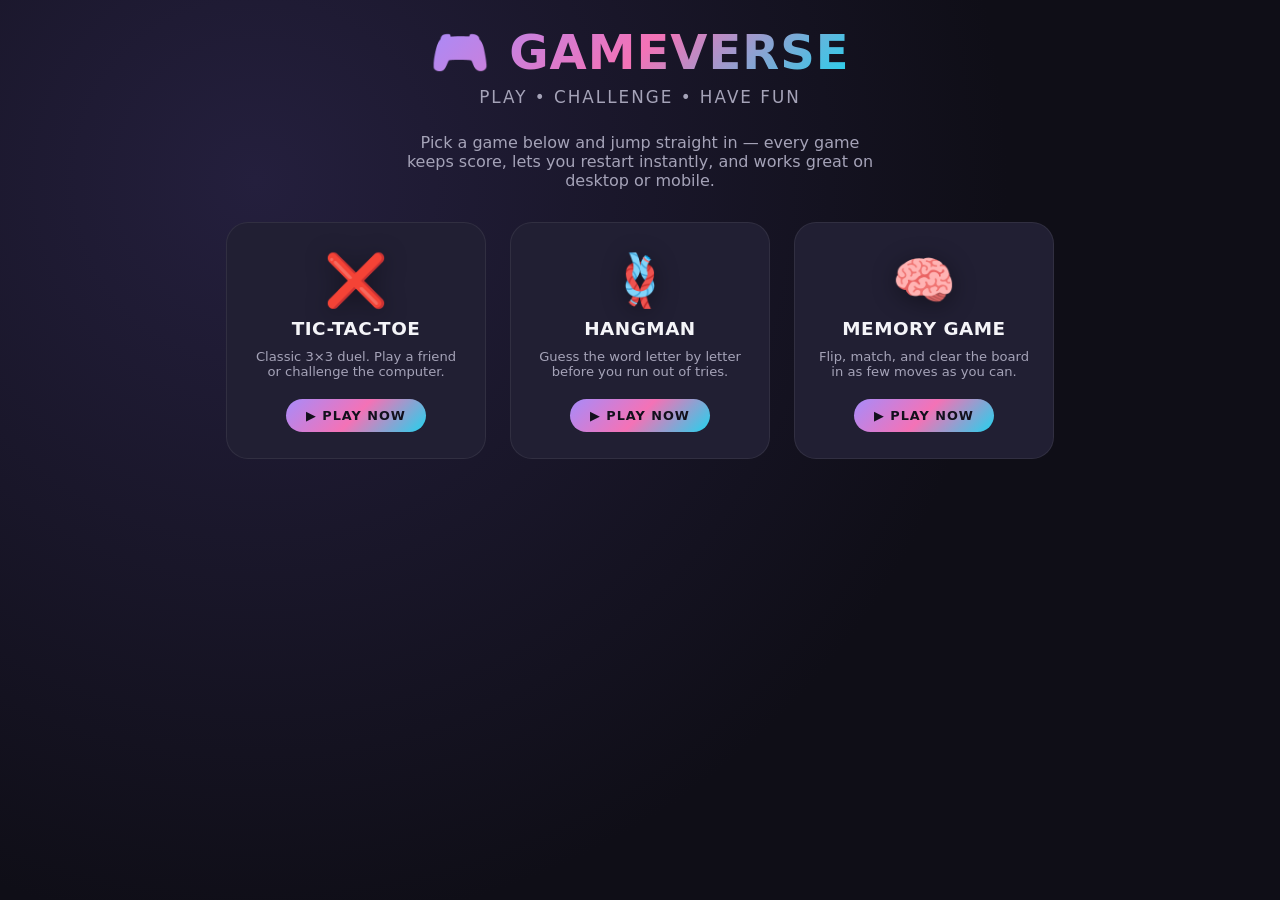
<file: index.html>
<!DOCTYPE html>
<html lang="en">
<head>
<meta charset="UTF-8" />
<meta name="viewport" content="width=device-width, initial-scale=1.0" />
<title>GAMEVERSE — Play. Challenge. Have Fun.</title>
<link rel="icon" href="data:image/svg+xml,<svg xmlns=%22http://www.w3.org/2000/svg%22 viewBox=%220 0 100 100%22><text y=%22.9em%22 font-size=%2290%22>🎮</text></svg>" />
<link rel="stylesheet" href="css/style.css" />
<link rel="stylesheet" href="css/home.css" />
</head>
<body>

  <header class="site-header">
    <h1 class="logo">🎮 GAMEVERSE</h1>
    <p class="tagline">Play • Challenge • Have Fun</p>
  </header>

  <main class="hub-shell">
    <p class="hub-intro">
      Pick a game below and jump straight in — every game keeps score,
      lets you restart instantly, and works great on desktop or mobile.
    </p>

    <div class="game-grid">
      <a class="game-card card-tictactoe" href="tic-tac-toe/index.html">
        <span class="card-icon">❌</span>
        <h2 class="card-title">TIC-TAC-TOE</h2>
        <p class="card-desc">Classic 3×3 duel. Play a friend or challenge the computer.</p>
        <span class="play-pill">▶ PLAY NOW</span>
      </a>

      <a class="game-card card-hangman" href="hangman/index.html">
        <span class="card-icon">🪢</span>
        <h2 class="card-title">HANGMAN</h2>
        <p class="card-desc">Guess the word letter by letter before you run out of tries.</p>
        <span class="play-pill">▶ PLAY NOW</span>
      </a>

      <a class="game-card card-memory" href="memory-game/index.html">
        <span class="card-icon">🧠</span>
        <h2 class="card-title">MEMORY GAME</h2>
        <p class="card-desc">Flip, match, and clear the board in as few moves as you can.</p>
        <span class="play-pill">▶ PLAY NOW</span>
      </a>
    </div>
  </main>

</body>
</html>
</file>
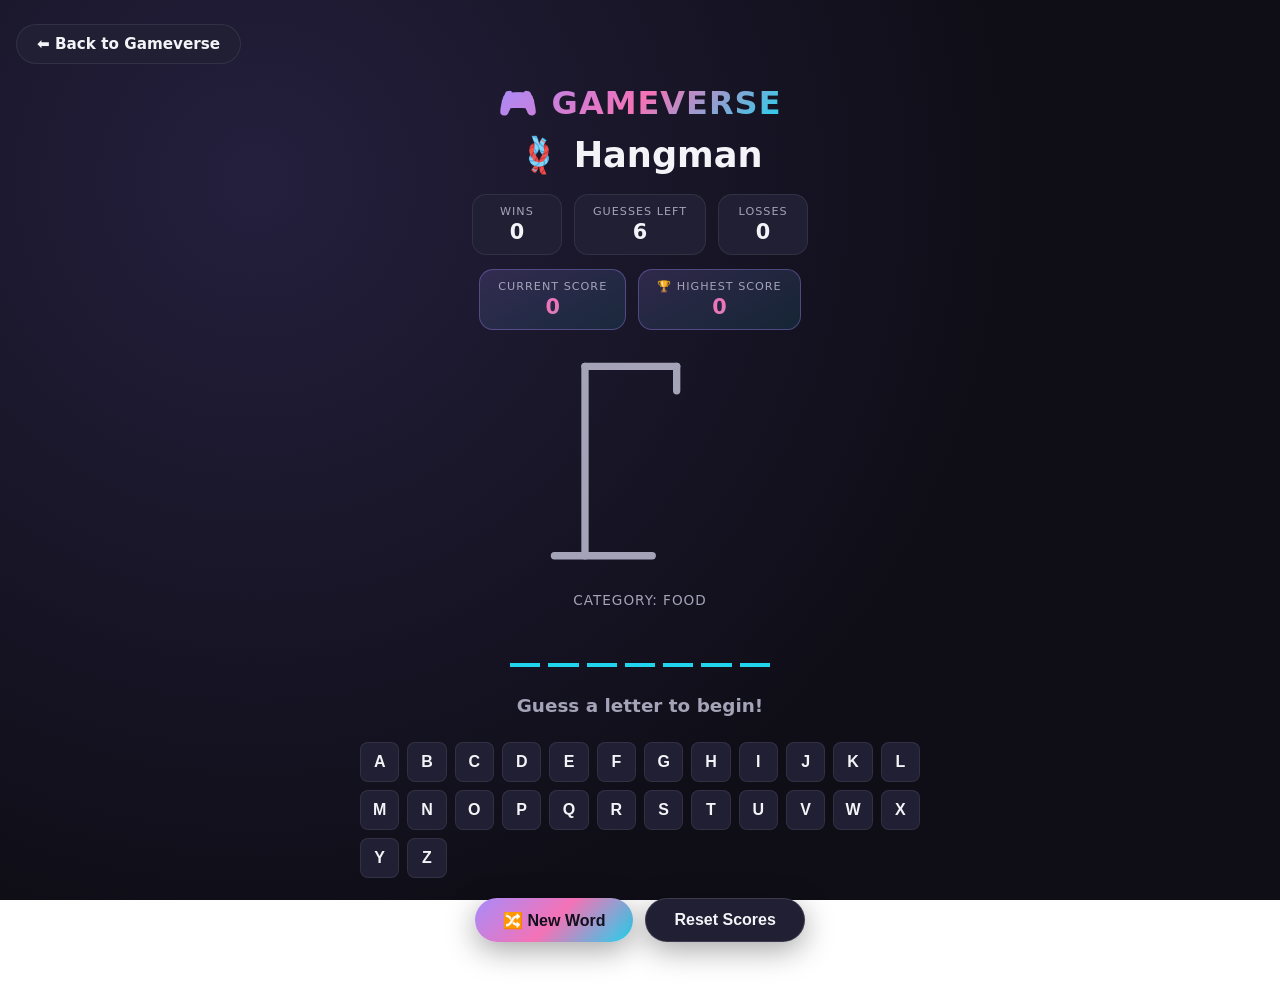
<file: hangman/index.html>
<!DOCTYPE html>
<html lang="en">
<head>
<meta charset="UTF-8" />
<meta name="viewport" content="width=device-width, initial-scale=1.0" />
<title>Hangman — GAMEVERSE</title>
<link rel="icon" href="data:image/svg+xml,<svg xmlns=%22http://www.w3.org/2000/svg%22 viewBox=%220 0 100 100%22><text y=%22.9em%22 font-size=%2290%22>🪢</text></svg>" />
<link rel="stylesheet" href="../css/style.css" />
<link rel="stylesheet" href="style.css" />
</head>
<body>

  <a class="back-btn" href="../index.html">⬅ Back to Gameverse</a>

  <header class="site-header">
    <h1 class="logo" style="font-size: clamp(1.4rem, 5vw, 2rem);">🎮 GAMEVERSE</h1>
  </header>

  <main class="page-shell">
    <h2 class="game-title">🪢 Hangman</h2>

    <div class="status-bar">
      <div class="status-chip">
        <span class="label">Wins</span>
        <span class="value" id="scoreWins">0</span>
      </div>
      <div class="status-chip">
        <span class="label">Guesses Left</span>
        <span class="value guesses-left" id="guessesLeft">6</span>
      </div>
      <div class="status-chip">
        <span class="label">Losses</span>
        <span class="value" id="scoreLosses">0</span>
      </div>
    </div>

    <div class="status-bar best-score-bar">
      <div class="status-chip highlight">
        <span class="label">Current Score</span>
        <span class="value" id="currentScore">0</span>
      </div>
      <div class="status-chip highlight">
        <span class="label">🏆 Highest Score</span>
        <span class="value" id="highScore">0</span>
      </div>
    </div>

    <div class="hangman-figure">
      <svg viewBox="0 0 160 180">
        <!-- gallows (always visible) -->
        <line class="gallows" x1="10" y1="170" x2="90" y2="170" />
        <line class="gallows" x1="35" y1="170" x2="35" y2="15" />
        <line class="gallows" x1="35" y1="15" x2="110" y2="15" />
        <line class="gallows" x1="110" y1="15" x2="110" y2="35" />
        <!-- body parts, revealed one by one -->
        <circle class="part" id="part-head" cx="110" cy="55" r="20" />
        <line class="part" id="part-body" x1="110" y1="75" x2="110" y2="120" />
        <line class="part" id="part-arm-left" x1="110" y1="90" x2="90" y2="105" />
        <line class="part" id="part-arm-right" x1="110" y1="90" x2="130" y2="105" />
        <line class="part" id="part-leg-left" x1="110" y1="120" x2="92" y2="150" />
        <line class="part" id="part-leg-right" x1="110" y1="120" x2="128" y2="150" />
      </svg>
    </div>

    <p class="category-tag" id="categoryTag">Category: —</p>
    <div class="word-display" id="wordDisplay"></div>
    <p class="message-banner info" id="message">Guess a letter to begin!</p>

    <div class="keyboard" id="keyboard"></div>

    <div class="controls-row">
      <button class="btn" id="newWordBtn" type="button">🔀 New Word</button>
      <button class="btn btn-secondary" id="resetScoreBtn" type="button">Reset Scores</button>
    </div>
  </main>

  <script src="script.js"></script>
</body>
</html>
</file>
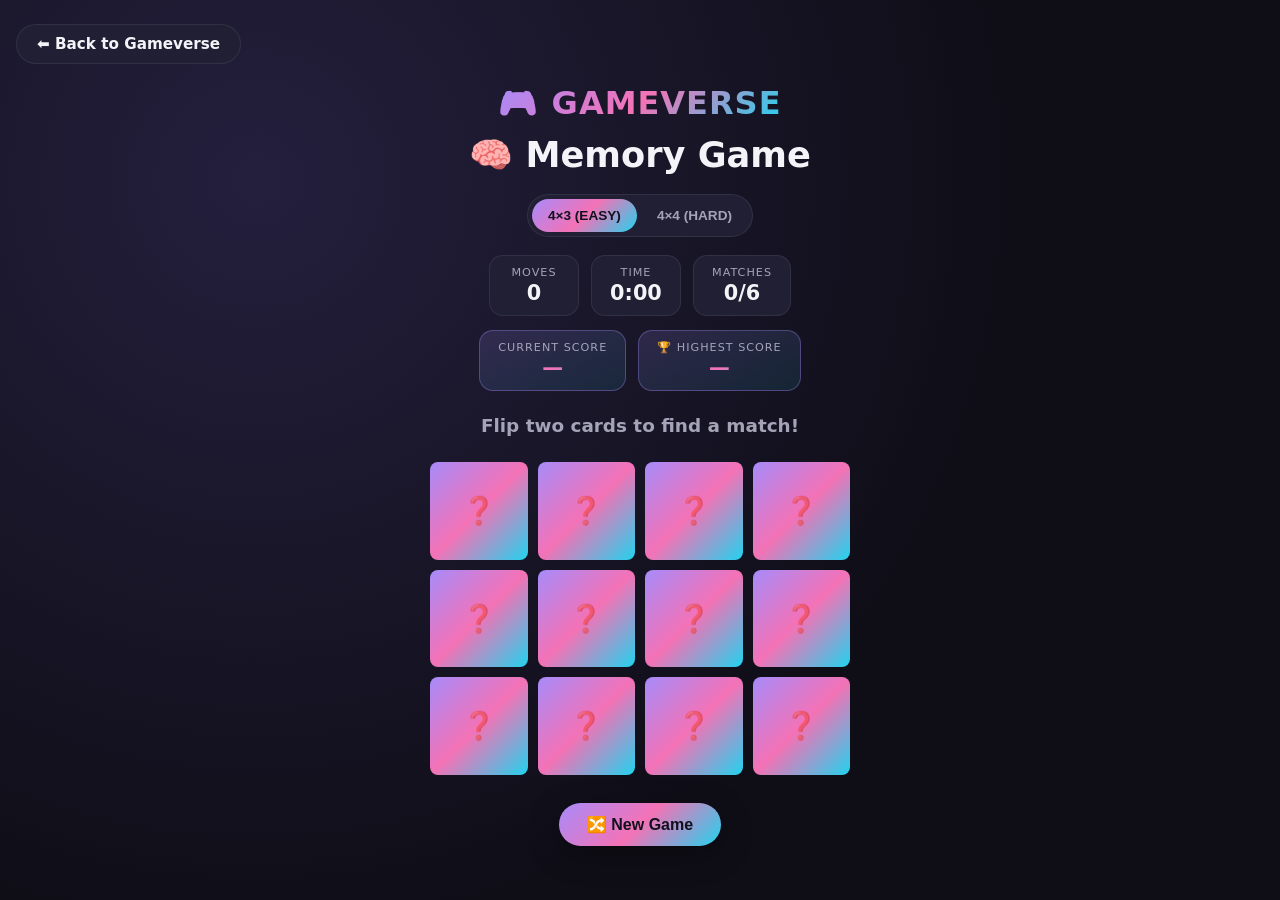
<file: memory-game/index.html>
<!DOCTYPE html>
<html lang="en">
<head>
<meta charset="UTF-8" />
<meta name="viewport" content="width=device-width, initial-scale=1.0" />
<title>Memory Game — GAMEVERSE</title>
<link rel="icon" href="data:image/svg+xml,<svg xmlns=%22http://www.w3.org/2000/svg%22 viewBox=%220 0 100 100%22><text y=%22.9em%22 font-size=%2290%22>🧠</text></svg>" />
<link rel="stylesheet" href="../css/style.css" />
<link rel="stylesheet" href="style.css" />
</head>
<body>

  <a class="back-btn" href="../index.html">⬅ Back to Gameverse</a>

  <header class="site-header">
    <h1 class="logo" style="font-size: clamp(1.4rem, 5vw, 2rem);">🎮 GAMEVERSE</h1>
  </header>

  <main class="page-shell">
    <h2 class="game-title">🧠 Memory Game</h2>

    <div class="difficulty-toggle" role="group" aria-label="Difficulty">
      <button class="diff-btn active" id="diffEasy" type="button">4×3 (EASY)</button>
      <button class="diff-btn" id="diffHard" type="button">4×4 (HARD)</button>
    </div>

    <div class="status-bar">
      <div class="status-chip">
        <span class="label">Moves</span>
        <span class="value" id="moveCount">0</span>
      </div>
      <div class="status-chip">
        <span class="label">Time</span>
        <span class="value" id="timer">0:00</span>
      </div>
      <div class="status-chip">
        <span class="label">Matches</span>
        <span class="value" id="matchCount">0/6</span>
      </div>
    </div>

    <div class="status-bar best-score-bar">
      <div class="status-chip highlight">
        <span class="label">Current Score</span>
        <span class="value" id="currentScore">—</span>
      </div>
      <div class="status-chip highlight">
        <span class="label">🏆 Highest Score</span>
        <span class="value" id="highScore">—</span>
      </div>
    </div>

    <p class="message-banner info" id="message">Flip two cards to find a match!</p>

    <div class="memory-board grid-4x3" id="memoryBoard"></div>

    <div class="controls-row">
      <button class="btn" id="newGameBtn" type="button">🔀 New Game</button>
    </div>
  </main>

  <script src="script.js"></script>
</body>
</html>
</file>
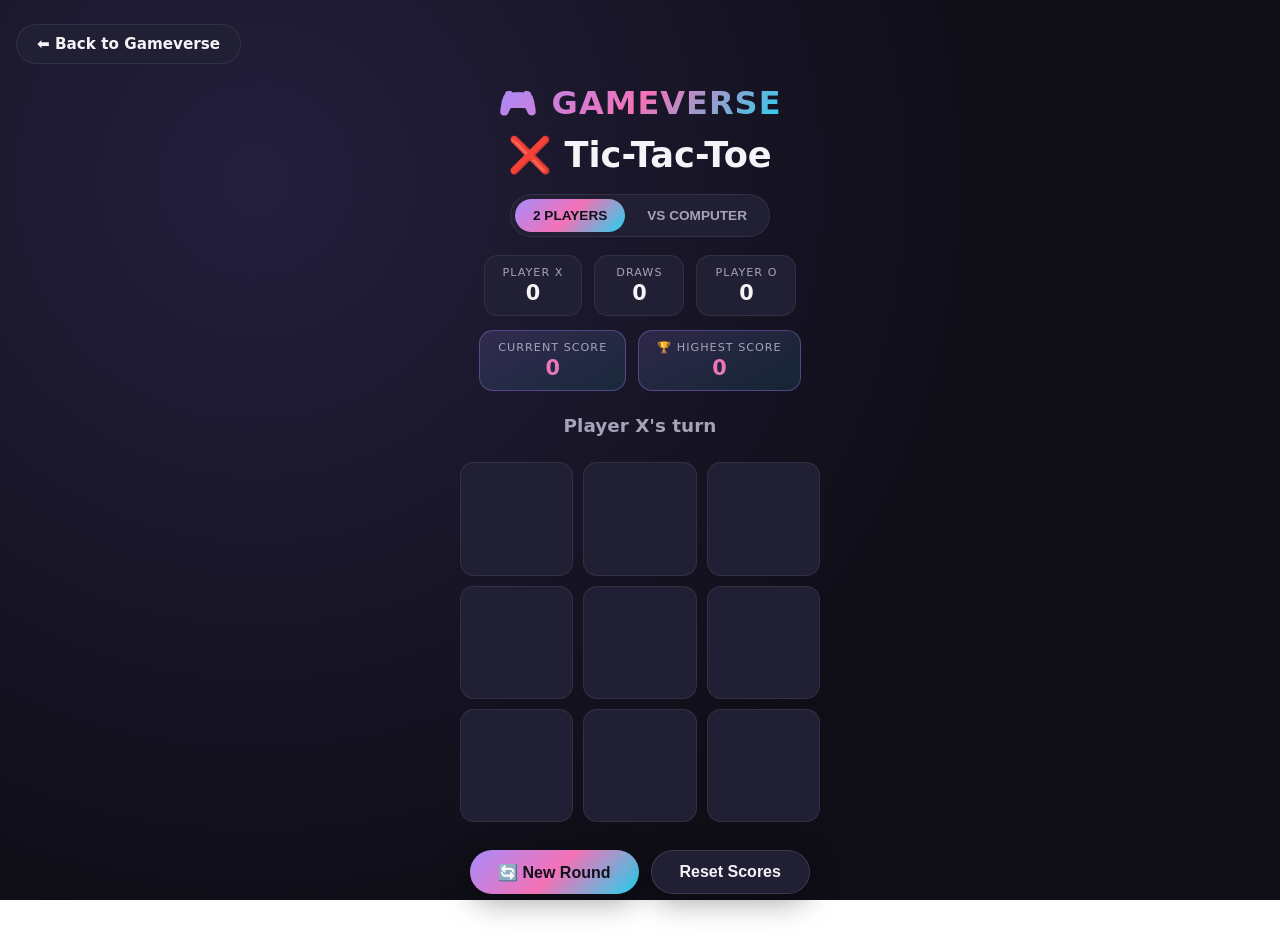
<file: tic-tac-toe/index.html>
<!DOCTYPE html>
<html lang="en">
<head>
<meta charset="UTF-8" />
<meta name="viewport" content="width=device-width, initial-scale=1.0" />
<title>Tic-Tac-Toe — GAMEVERSE</title>
<link rel="icon" href="data:image/svg+xml,<svg xmlns=%22http://www.w3.org/2000/svg%22 viewBox=%220 0 100 100%22><text y=%22.9em%22 font-size=%2290%22>❌</text></svg>" />
<link rel="stylesheet" href="../css/style.css" />
<link rel="stylesheet" href="style.css" />
</head>
<body>

  <a class="back-btn" href="../index.html">⬅ Back to Gameverse</a>

  <header class="site-header">
    <h1 class="logo" style="font-size: clamp(1.4rem, 5vw, 2rem);">🎮 GAMEVERSE</h1>
  </header>

  <main class="page-shell">
    <h2 class="game-title">❌ Tic-Tac-Toe</h2>

    <div class="mode-toggle" role="group" aria-label="Game mode">
      <button class="mode-btn active" id="mode2p" type="button">2 PLAYERS</button>
      <button class="mode-btn" id="modeCpu" type="button">VS COMPUTER</button>
    </div>

    <div class="status-bar">
      <div class="status-chip">
        <span class="label">Player X</span>
        <span class="value" id="scoreX">0</span>
      </div>
      <div class="status-chip">
        <span class="label">Draws</span>
        <span class="value" id="scoreDraw">0</span>
      </div>
      <div class="status-chip">
        <span class="label" id="labelO">Player O</span>
        <span class="value" id="scoreO">0</span>
      </div>
    </div>

    <div class="status-bar best-score-bar">
      <div class="status-chip highlight">
        <span class="label">Current Score</span>
        <span class="value" id="currentScore">0</span>
      </div>
      <div class="status-chip highlight">
        <span class="label">🏆 Highest Score</span>
        <span class="value" id="highScore">0</span>
      </div>
    </div>

    <p class="message-banner info" id="message">Player X's turn</p>

    <div class="board" id="board"></div>

    <div class="controls-row">
      <button class="btn" id="restartBtn" type="button">🔄 New Round</button>
      <button class="btn btn-secondary" id="resetScoreBtn" type="button">Reset Scores</button>
    </div>
  </main>

  <script src="script.js"></script>
</body>
</html>
</file>
<file: css/style.css>
/* =========================================================
   GAMEVERSE — SHARED THEME
   This file is used by the home page AND every game page,
   so the whole site feels like one platform.
   ========================================================= */

:root {
  /* Core palette */
  --bg-dark: #0f0e17;
  --bg-dark-2: #1a1826;
  --bg-card: #211f33;
  --accent-purple: #a78bfa;
  --accent-pink: #f472b6;
  --accent-cyan: #22d3ee;
  --accent-green: #4ade80;
  --accent-red: #f87171;
  --accent-yellow: #fbbf24;
  --text-main: #f4f4f8;
  --text-dim: #a5a3b8;

  /* Gradients */
  --gradient-main: linear-gradient(135deg, #a78bfa 0%, #f472b6 50%, #22d3ee 100%);
  --gradient-bg: radial-gradient(circle at 20% 20%, #241f3d 0%, #0f0e17 60%);

  /* Shape / motion */
  --radius-lg: 22px;
  --radius-md: 14px;
  --radius-sm: 8px;
  --shadow-soft: 0 8px 30px rgba(0, 0, 0, 0.35);
  --shadow-glow: 0 0 40px rgba(167, 139, 250, 0.25);
  --transition-fast: 0.18s ease;
  --transition-med: 0.35s cubic-bezier(0.22, 1, 0.36, 1);
}

* {
  box-sizing: border-box;
}

html, body {
  margin: 0;
  padding: 0;
}

body {
  min-height: 100vh;
  font-family: "Poppins", "Segoe UI", system-ui, -apple-system, sans-serif;
  background: var(--gradient-bg);
  background-attachment: fixed;
  color: var(--text-main);
  display: flex;
  flex-direction: column;
  align-items: center;
  padding: 24px 16px 48px;
}

/* ---------- Site header (used on every page) ---------- */

.site-header {
  text-align: center;
  margin-bottom: 8px;
  animation: fadeSlideDown 0.6s var(--transition-med) both;
}

.site-header .logo {
  font-size: clamp(2rem, 6vw, 3rem);
  font-weight: 800;
  margin: 0;
  letter-spacing: 1px;
  background: var(--gradient-main);
  -webkit-background-clip: text;
  background-clip: text;
  color: transparent;
}

.site-header .tagline {
  margin: 6px 0 0;
  color: var(--text-dim);
  font-size: clamp(0.85rem, 2.5vw, 1.05rem);
  letter-spacing: 2px;
  text-transform: uppercase;
}

/* ---------- Back button (used on every game page) ---------- */

.back-btn {
  display: inline-flex;
  align-items: center;
  gap: 8px;
  background: var(--bg-card);
  color: var(--text-main);
  border: 1px solid rgba(255, 255, 255, 0.08);
  border-radius: 999px;
  padding: 10px 20px;
  font-size: 0.95rem;
  font-weight: 600;
  cursor: pointer;
  text-decoration: none;
  transition: transform var(--transition-fast), box-shadow var(--transition-fast), background var(--transition-fast);
  margin-bottom: 20px;
  align-self: flex-start;
}

.back-btn:hover {
  transform: translateY(-2px);
  background: #2a2740;
  box-shadow: var(--shadow-soft);
}

.back-btn:active {
  transform: translateY(0);
}

/* ---------- Generic page shell used by game pages ---------- */

.page-shell {
  width: 100%;
  max-width: 720px;
  display: flex;
  flex-direction: column;
  align-items: center;
  animation: fadeSlideUp 0.5s var(--transition-med) both;
}

.game-title {
  font-size: clamp(1.6rem, 5vw, 2.2rem);
  font-weight: 800;
  margin: 4px 0 18px;
  text-align: center;
}

/* ---------- Buttons ---------- */

.btn {
  border: none;
  border-radius: 999px;
  padding: 12px 28px;
  font-size: 1rem;
  font-weight: 700;
  cursor: pointer;
  color: #12101c;
  background: var(--gradient-main);
  transition: transform var(--transition-fast), box-shadow var(--transition-fast), filter var(--transition-fast);
  box-shadow: var(--shadow-soft);
}

.btn:hover {
  transform: translateY(-2px) scale(1.02);
  filter: brightness(1.08);
}

.btn:active {
  transform: translateY(0) scale(0.98);
}

.btn-secondary {
  background: var(--bg-card);
  color: var(--text-main);
  border: 1px solid rgba(255, 255, 255, 0.12);
}

.btn:disabled {
  opacity: 0.5;
  cursor: not-allowed;
  transform: none;
}

/* ---------- Scoreboard / status strip (shared shape) ---------- */

.status-bar {
  display: flex;
  flex-wrap: wrap;
  justify-content: center;
  gap: 12px;
  margin-bottom: 18px;
}

.status-chip {
  background: var(--bg-card);
  border: 1px solid rgba(255, 255, 255, 0.08);
  border-radius: var(--radius-md);
  padding: 10px 18px;
  text-align: center;
  min-width: 90px;
}

.status-chip .label {
  display: block;
  font-size: 0.7rem;
  text-transform: uppercase;
  letter-spacing: 1px;
  color: var(--text-dim);
  margin-bottom: 2px;
}

/* Highlighted variant used for Current Score / Highest Score chips */
.status-chip.highlight {
  background: linear-gradient(160deg, rgba(167, 139, 250, 0.16), rgba(34, 211, 238, 0.10));
  border: 1px solid rgba(167, 139, 250, 0.35);
}

.status-chip.highlight .value {
  background: var(--gradient-main);
  -webkit-background-clip: text;
  background-clip: text;
  color: transparent;
}

.best-score-bar {
  margin-top: -4px;
}

.status-chip.highlight.pulse {
  animation: pulseGlow 0.8s ease-in-out 1;
}

.status-chip .value {
  display: block;
  font-size: 1.3rem;
  font-weight: 800;
}

/* ---------- Message banner (win / lose / draw / info) ---------- */

.message-banner {
  min-height: 1.6em;
  font-size: 1.15rem;
  font-weight: 700;
  text-align: center;
  margin: 6px 0 18px;
  transition: color var(--transition-fast);
}

.message-banner.win { color: var(--accent-green); }
.message-banner.lose { color: var(--accent-red); }
.message-banner.draw { color: var(--accent-yellow); }
.message-banner.info { color: var(--text-dim); }

/* ---------- Controls row ---------- */

.controls-row {
  display: flex;
  flex-wrap: wrap;
  gap: 12px;
  justify-content: center;
  margin-top: 20px;
}

/* ---------- Shared animations ---------- */

@keyframes fadeSlideDown {
  from { opacity: 0; transform: translateY(-16px); }
  to   { opacity: 1; transform: translateY(0); }
}

@keyframes fadeSlideUp {
  from { opacity: 0; transform: translateY(16px); }
  to   { opacity: 1; transform: translateY(0); }
}

@keyframes popIn {
  0%   { transform: scale(0.6); opacity: 0; }
  70%  { transform: scale(1.08); opacity: 1; }
  100% { transform: scale(1); }
}

@keyframes pulseGlow {
  0%, 100% { box-shadow: 0 0 0 rgba(167, 139, 250, 0); }
  50%      { box-shadow: 0 0 24px rgba(167, 139, 250, 0.5); }
}

@keyframes shake {
  0%, 100% { transform: translateX(0); }
  20%      { transform: translateX(-6px); }
  40%      { transform: translateX(6px); }
  60%      { transform: translateX(-4px); }
  80%      { transform: translateX(4px); }
}

/* ---------- Responsive base ---------- */

@media (max-width: 480px) {
  body { padding: 16px 10px 36px; }
  .btn { padding: 11px 22px; font-size: 0.95rem; }
}
</file>
<file: css/home.css>
/* =========================================================
   GAMEVERSE — HOME PAGE ONLY STYLES
   Builds on top of css/style.css
   ========================================================= */

.hub-shell {
  width: 100%;
  max-width: 900px;
  display: flex;
  flex-direction: column;
  align-items: center;
}

/* Moderate, comfortable gap between the title/tagline and the intro text.
   Scoped to the home page only — .site-header is shared across all pages. */
.site-header {
  margin-bottom: 26px;
}

.hub-intro {
  text-align: center;
  color: var(--text-dim);
  max-width: 480px;
  margin: 0 0 32px;
  font-size: 1rem;
  animation: fadeSlideUp 0.6s var(--transition-med) both;
  animation-delay: 0.1s;
}

.game-grid {
  width: 100%;
  display: grid;
  grid-template-columns: repeat(auto-fit, minmax(240px, 1fr));
  gap: 24px;
  justify-content: center;
}

/* When there's an odd one out (3rd card), center the last row nicely */
.game-grid {
  display: flex;
  flex-wrap: wrap;
  justify-content: center;
}

.game-card {
  --card-accent: var(--accent-purple);
  position: relative;
  width: 260px;
  background: var(--bg-card);
  border: 1px solid rgba(255, 255, 255, 0.07);
  border-radius: var(--radius-lg);
  padding: 32px 22px 26px;
  text-align: center;
  text-decoration: none;
  color: var(--text-main);
  cursor: pointer;
  overflow: hidden;
  display: flex;
  flex-direction: column;
  align-items: center;
  gap: 10px;
  transition: transform var(--transition-med), box-shadow var(--transition-med), border-color var(--transition-med);
  animation: popIn 0.5s var(--transition-med) both;
}

.game-card:nth-child(1) { animation-delay: 0.15s; }
.game-card:nth-child(2) { animation-delay: 0.28s; }
.game-card:nth-child(3) { animation-delay: 0.41s; }

.game-card::before {
  content: "";
  position: absolute;
  inset: 0;
  background: radial-gradient(circle at 50% 0%, var(--card-accent) 0%, transparent 65%);
  opacity: 0;
  transition: opacity var(--transition-med);
  pointer-events: none;
}

.game-card:hover {
  transform: translateY(-8px) scale(1.03);
  border-color: var(--card-accent);
  box-shadow: 0 14px 34px rgba(0, 0, 0, 0.4), 0 0 30px color-mix(in srgb, var(--card-accent) 35%, transparent);
}

.game-card:hover::before {
  opacity: 0.16;
}

.game-card:active {
  transform: translateY(-4px) scale(1.01);
}

.game-card .card-icon {
  font-size: 3.2rem;
  line-height: 1;
  filter: drop-shadow(0 4px 12px rgba(0, 0, 0, 0.4));
  transition: transform var(--transition-med);
}

.game-card:hover .card-icon {
  transform: scale(1.12) rotate(-4deg);
}

.game-card .card-title {
  font-size: 1.15rem;
  font-weight: 800;
  letter-spacing: 0.5px;
  margin: 2px 0 0;
  position: relative;
  z-index: 1;
}

.game-card .card-desc {
  font-size: 0.82rem;
  color: var(--text-dim);
  margin: 0;
  position: relative;
  z-index: 1;
}

.game-card .play-pill {
  margin-top: 10px;
  display: inline-flex;
  align-items: center;
  gap: 6px;
  background: var(--gradient-main);
  color: #12101c;
  font-weight: 800;
  font-size: 0.8rem;
  letter-spacing: 1px;
  padding: 9px 20px;
  border-radius: 999px;
  transition: transform var(--transition-fast), filter var(--transition-fast);
  position: relative;
  z-index: 1;
}

.game-card:hover .play-pill {
  transform: scale(1.06);
  filter: brightness(1.1);
}

/* Per-card accent colors */
.card-tictactoe { --card-accent: #f472b6; }
.card-hangman    { --card-accent: #22d3ee; }
.card-memory     { --card-accent: #4ade80; }

@media (max-width: 480px) {
  .game-card { width: 100%; max-width: 300px; }
}
</file>
<file: hangman/style.css>
/* Hangman page-specific styles. Builds on ../css/style.css */

.hangman-figure {
  width: 200px;
  height: 220px;
  margin: 0 auto 10px;
}

.hangman-figure svg {
  width: 100%;
  height: 100%;
}

.hangman-figure .part {
  stroke: var(--accent-pink);
  stroke-width: 6;
  stroke-linecap: round;
  fill: none;
  opacity: 0;
  transition: opacity 0.25s ease;
}

.hangman-figure .part.shown {
  opacity: 1;
  animation: popIn 0.3s var(--transition-med) both;
}

.hangman-figure .gallows {
  stroke: var(--text-dim);
  stroke-width: 6;
  stroke-linecap: round;
  fill: none;
}

.category-tag {
  color: var(--text-dim);
  font-size: 0.85rem;
  text-transform: uppercase;
  letter-spacing: 1px;
  margin-bottom: 6px;
}

.word-display {
  display: flex;
  justify-content: center;
  flex-wrap: wrap;
  gap: 8px;
  font-size: clamp(1.4rem, 6vw, 2.1rem);
  font-weight: 800;
  letter-spacing: 4px;
  margin: 10px 0 22px;
  min-height: 2.6rem;
}

.word-display .letter-slot {
  min-width: 0.9em;
  border-bottom: 4px solid var(--accent-cyan);
  text-align: center;
  transition: color var(--transition-fast);
}

.word-display .letter-slot.revealed {
  animation: popIn 0.25s var(--transition-med) both;
}

.keyboard {
  display: grid;
  grid-template-columns: repeat(auto-fill, minmax(38px, 1fr));
  gap: 8px;
  width: 100%;
  max-width: 560px;
  margin: 0 auto;
  box-sizing: border-box;
}

@media (max-width: 480px) {
  .keyboard {
    grid-template-columns: repeat(7, 1fr);
    gap: 6px;
  }
}

.key-btn {
  background: var(--bg-card);
  border: 1px solid rgba(255, 255, 255, 0.08);
  color: var(--text-main);
  border-radius: var(--radius-sm);
  padding: 10px 0;
  font-size: 1rem;
  font-weight: 700;
  cursor: pointer;
  transition: transform var(--transition-fast), background var(--transition-fast), opacity var(--transition-fast);
}

.key-btn:hover:not(:disabled) {
  transform: translateY(-2px);
  background: #2a2740;
  border-color: var(--accent-purple);
}

.key-btn:disabled {
  opacity: 0.35;
  cursor: default;
  transform: none;
}

.key-btn.correct {
  background: color-mix(in srgb, var(--accent-green) 25%, var(--bg-card));
  border-color: var(--accent-green);
}

.key-btn.wrong {
  background: color-mix(in srgb, var(--accent-red) 25%, var(--bg-card));
  border-color: var(--accent-red);
}

.guesses-left.low {
  color: var(--accent-red);
  animation: shake 0.4s ease;
}
</file>
<file: memory-game/style.css>
/* Memory Game page-specific styles. Builds on ../css/style.css */

.difficulty-toggle {
  display: flex;
  background: var(--bg-card);
  border-radius: 999px;
  padding: 4px;
  gap: 4px;
  margin-bottom: 18px;
  border: 1px solid rgba(255, 255, 255, 0.08);
}

.diff-btn {
  border: none;
  background: transparent;
  color: var(--text-dim);
  font-weight: 700;
  font-size: 0.85rem;
  padding: 9px 16px;
  border-radius: 999px;
  cursor: pointer;
  transition: background var(--transition-fast), color var(--transition-fast);
}

.diff-btn.active {
  background: var(--gradient-main);
  color: #12101c;
}

.memory-board {
  display: grid;
  gap: 10px;
  width: min(420px, 92vw);
  margin: 0 auto 8px;
  perspective: 800px;
}

.memory-board.grid-4x3 { grid-template-columns: repeat(4, 1fr); }
.memory-board.grid-4x4 { grid-template-columns: repeat(4, 1fr); }

.memory-card {
  position: relative;
  aspect-ratio: 1 / 1;
  cursor: pointer;
}

.memory-card .card-inner {
  position: relative;
  width: 100%;
  height: 100%;
  transition: transform 0.45s cubic-bezier(0.22, 1, 0.36, 1);
  transform-style: preserve-3d;
}

.memory-card.flipped .card-inner {
  transform: rotateY(180deg);
}

.memory-card .card-face {
  position: absolute;
  inset: 0;
  display: flex;
  align-items: center;
  justify-content: center;
  border-radius: var(--radius-sm);
  backface-visibility: hidden;
  font-size: clamp(1.4rem, 6vw, 2.1rem);
}

.memory-card .card-back {
  background: var(--gradient-main);
}

.memory-card .card-back::after {
  content: "❓";
  opacity: 0.55;
  font-size: clamp(1.2rem, 5vw, 1.7rem);
}

.memory-card .card-front {
  background: var(--bg-card);
  border: 1px solid rgba(255, 255, 255, 0.1);
  transform: rotateY(180deg);
}

.memory-card.matched .card-front {
  border-color: var(--accent-green);
  animation: pulseGlow 0.9s ease-in-out 1;
}

.memory-card.shake .card-inner {
  animation: shake 0.4s ease;
}
</file>
<file: tic-tac-toe/style.css>
/* Tic-Tac-Toe page-specific styles. Builds on ../css/style.css */

.mode-toggle {
  display: flex;
  background: var(--bg-card);
  border-radius: 999px;
  padding: 4px;
  gap: 4px;
  margin-bottom: 18px;
  border: 1px solid rgba(255, 255, 255, 0.08);
}

.mode-btn {
  border: none;
  background: transparent;
  color: var(--text-dim);
  font-weight: 700;
  font-size: 0.85rem;
  padding: 9px 18px;
  border-radius: 999px;
  cursor: pointer;
  transition: background var(--transition-fast), color var(--transition-fast);
}

.mode-btn.active {
  background: var(--gradient-main);
  color: #12101c;
}

.board {
  display: grid;
  grid-template-columns: repeat(3, 1fr);
  gap: 10px;
  width: min(360px, 90vw);
  aspect-ratio: 1 / 1;
  margin: 0 auto 8px;
}

.cell {
  background: var(--bg-card);
  border: 1px solid rgba(255, 255, 255, 0.08);
  border-radius: var(--radius-md);
  display: flex;
  align-items: center;
  justify-content: center;
  font-size: clamp(2rem, 9vw, 3rem);
  font-weight: 800;
  cursor: pointer;
  transition: transform var(--transition-fast), background var(--transition-fast), border-color var(--transition-fast);
  user-select: none;
}

.cell:hover:not(.filled):not(.locked) {
  transform: translateY(-2px);
  border-color: var(--accent-purple);
  background: #2a2740;
}

.cell.filled {
  cursor: default;
}

.cell.x-mark { color: var(--accent-pink); animation: popIn 0.25s var(--transition-med) both; }
.cell.o-mark { color: var(--accent-cyan); animation: popIn 0.25s var(--transition-med) both; }

.cell.win-cell {
  animation: pulseGlow 1s ease-in-out infinite;
  border-color: var(--accent-green);
}

.board.locked .cell {
  cursor: default;
}
</file>
